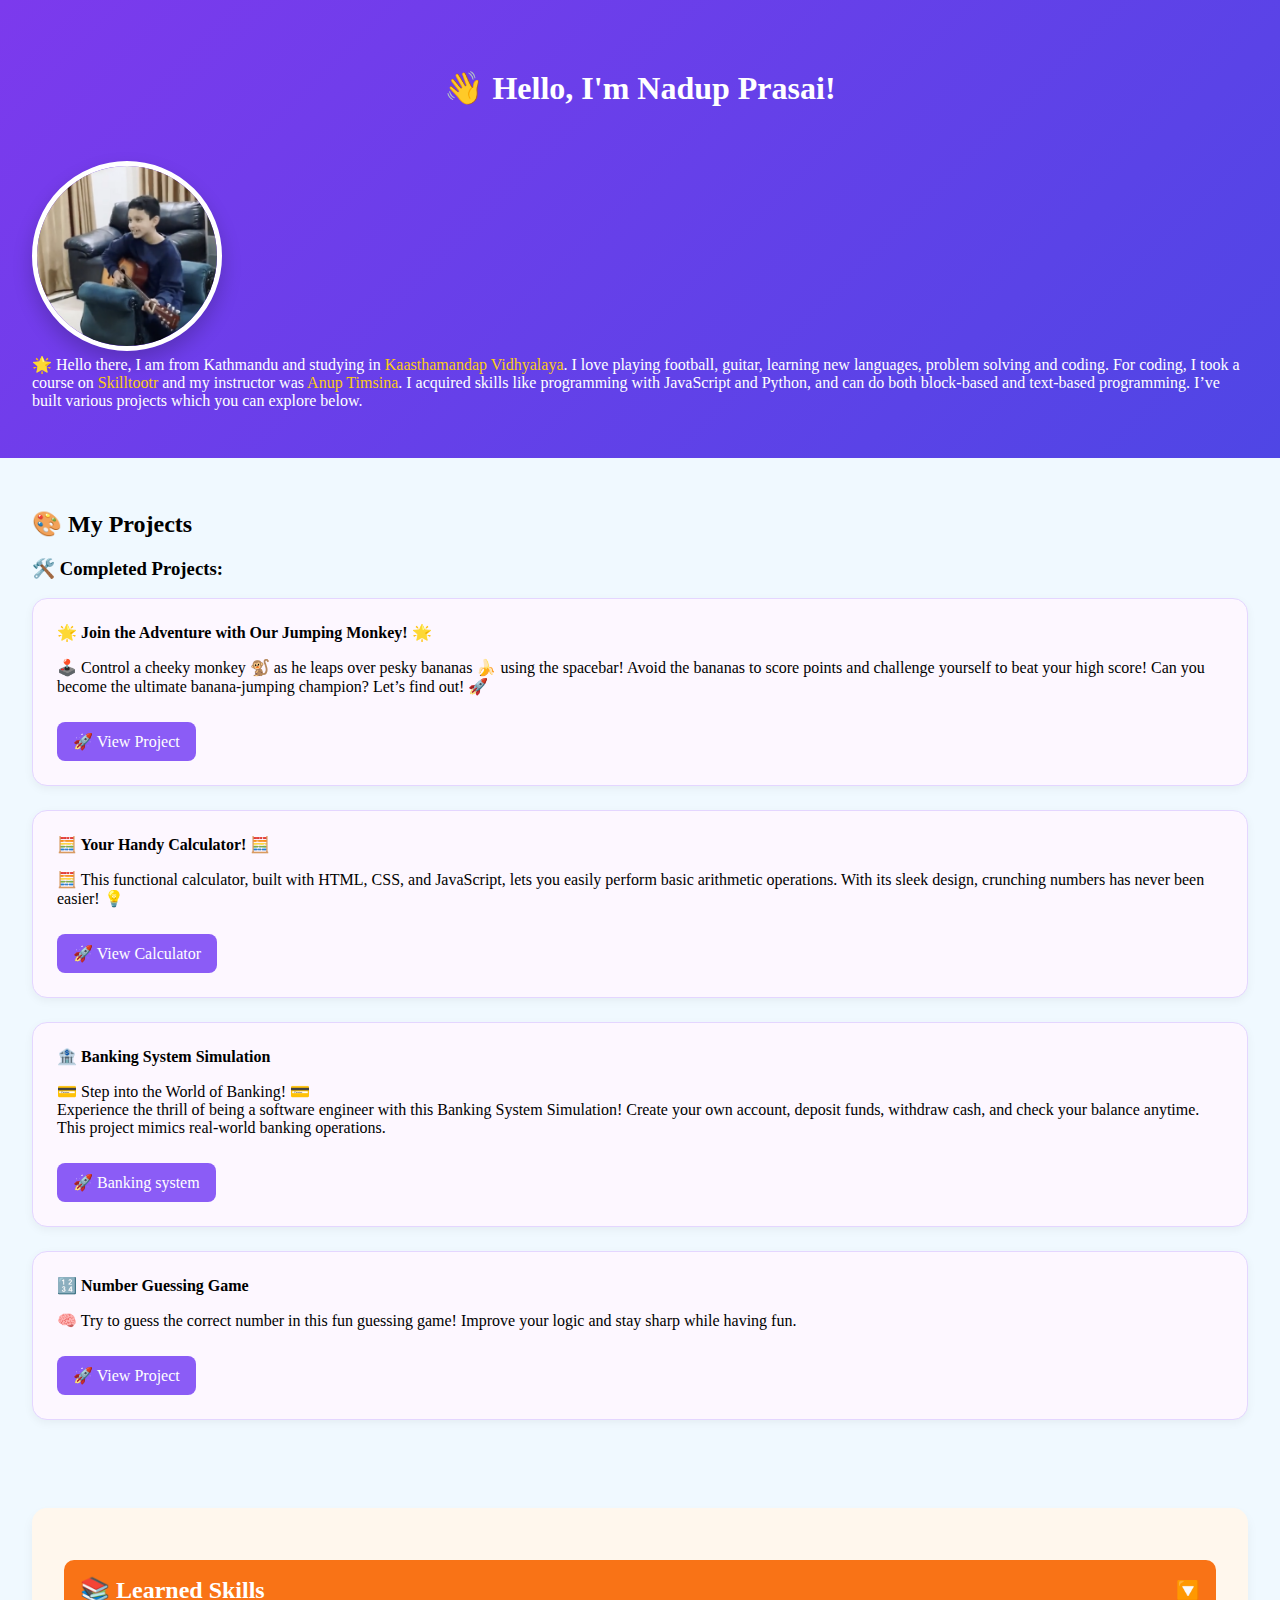
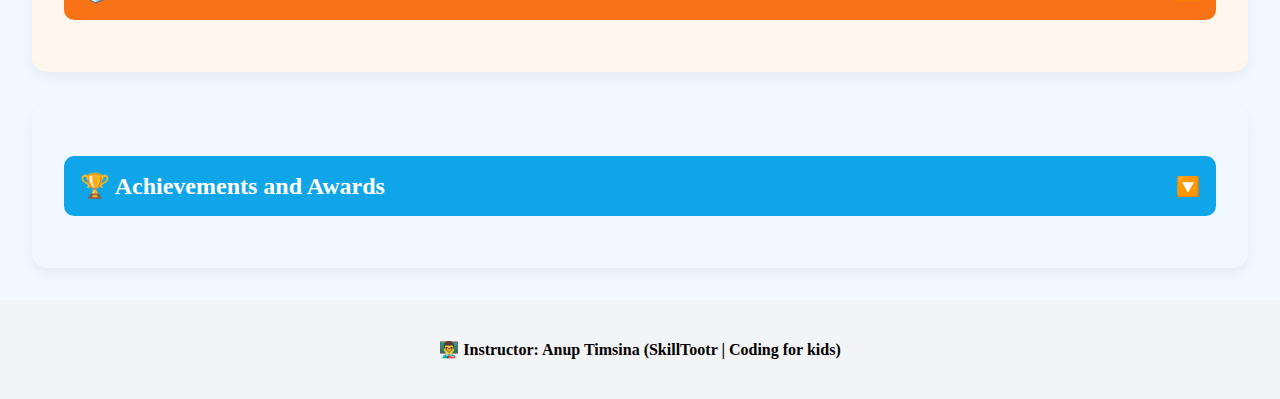
<file: index.html>
<!DOCTYPE html>
<html lang="en">
    <head>
        <meta charset="UTF-8">
        <meta name="viewport" content="width=device-width, initial-scale=1.0">
        <title>Nadup Prasai - Fun Portfolio</title>
        <link rel="stylesheet" href="styles.css">
    </head>
   <!-- ...rest of the head unchanged -->
   <body>
    <header>
        <h1>👋 Hello, I'm Nadup Prasai!</h1>
        <div class="profile-container">
            <img src="profile.jpg" alt="Nadup's Profile Picture" class="profile-pic">
            <div class="intro-text">
                🌟 Hello there, I am from Kathmandu and studying in 
                <a href="https://kaasthamandap.edu.np/" target="_blank">Kaasthamandap Vidhyalaya</a>. 
                I love playing football, guitar, learning new languages, problem solving and coding. 
                For coding, I took a course on 
                <a href="https://skilltootr.com/" target="_blank">Skilltootr</a> and my instructor was 
                <a href="https://timsinaanup.github.io/portfolio/" target="_blank">Anup Timsina</a>. 
                I acquired skills like programming with JavaScript and Python, and can do both block-based 
                and text-based programming. I’ve built various projects which you can explore below.
            </div>
        </div>
    </header>


    <section class="projects">
        <h2>🎨 My Projects</h2>
        <h3>🛠️ Completed Projects:</h3>

        <div class="project">
        <strong>🌟 Join the Adventure with Our Jumping Monkey! 🌟</strong>
        <p>🕹️ Control a cheeky monkey 🐒 as he leaps over pesky bananas 🍌 using the spacebar! Avoid the bananas to score points and challenge yourself to beat your high score! Can you become the ultimate banana-jumping champion? Let’s find out! 🚀</p>
        <a href="#" target="_blank" class="project-button">🚀 View Project</a>
        </div>

        <div class="project">
        <strong>🧮 Your Handy Calculator! 🧮</strong>
        <p>🧮 This functional calculator, built with HTML, CSS, and JavaScript, lets you easily perform basic arithmetic operations. With its sleek design, crunching numbers has never been easier! 💡</p>
        <a href="calculator.html" target="_blank" class="project-button">🚀 View Calculator</a>
        </div>

        <div class="project">
        <strong>🏦 Banking System Simulation</strong>
        <p>💳 Step into the World of Banking! 💳<br>
            Experience the thrill of being a software engineer with this Banking System Simulation! Create your own account, deposit funds, withdraw cash, and check your balance anytime. This project mimics real-world banking operations.
        </p>
        <a href="home.html" target="_blank" class="project-button">🚀 Banking system</a>
        </div>

        <div class="project">
        <strong>🔢 Number Guessing Game</strong>
        <p>🧠 Try to guess the correct number in this fun guessing game! Improve your logic and stay sharp while having fun.</p>
        <a href="#" target="_blank" class="project-button">🚀 View Project</a>
        </div>
    </section>

    <section class="skills-section">
        <h2 onclick="toggleSection('skills-content')">📚 Learned Skills <span class="icon-toggle">🔽</span></h2>
        <div id="skills-content" class="skills-content">
        <p><strong>Completed: Basic Coding:</strong><br><br>
            🌟 Scratch: <br>Developed interactive games and animations.<br>
            🌟 JavaScript: <br>Created dynamic web applications.<br>
            🌟 HTML & CSS: <br>Built user-friendly web pages with stylish designs.<br>
            🌟 Programming Concepts: <br>Gained a solid understanding of loops, conditions, variables, and operators.<br>
        </p>
        <p><strong>Completed: Advanced Coding:</strong><br>
            - 🗂️ Lists: Storing and managing collections of data.<br>
            - 📚 Dictionaries: Utilizing key-value pairs for efficient data retrieval.<br>
            - 🧮 Arrays: Handling fixed-size sequences of elements in Python.<br>
        </p>
        </div>
    </section>

    <section class="awards-section">
        <h2 onclick="toggleSection('awards-content')">🏆 Achievements and Awards <span class="icon-toggle">🔽</span></h2>
        <div id="awards-content" class="awards-content">
        <ul> 
            <li>🏅 Gold Medal on Football ⚽ Competition</li>
            <li>🏅 Participated in 50 meter race 🏃‍♂️ and got recognition</li>
            <li>🏅 Certified 3DI student 🧑‍💻</li>
        </ul>
        </div>
    </section>

    <footer>
        <p>👨‍🏫 Instructor: Anup Timsina (SkillTootr | Coding for kids)</p>
    </footer>

    <script>
        function toggleSection(id) {
        const content = document.getElementById(id);
        const icon = content.previousElementSibling.querySelector('.icon-toggle');
        if (content.style.maxHeight) {
            content.style.maxHeight = null;
            icon.textContent = '🔽';
        } else {
            content.style.maxHeight = content.scrollHeight + "px";
            icon.textContent = '🔼';
        }
        }
    </script>
</body>
</html>
</file>
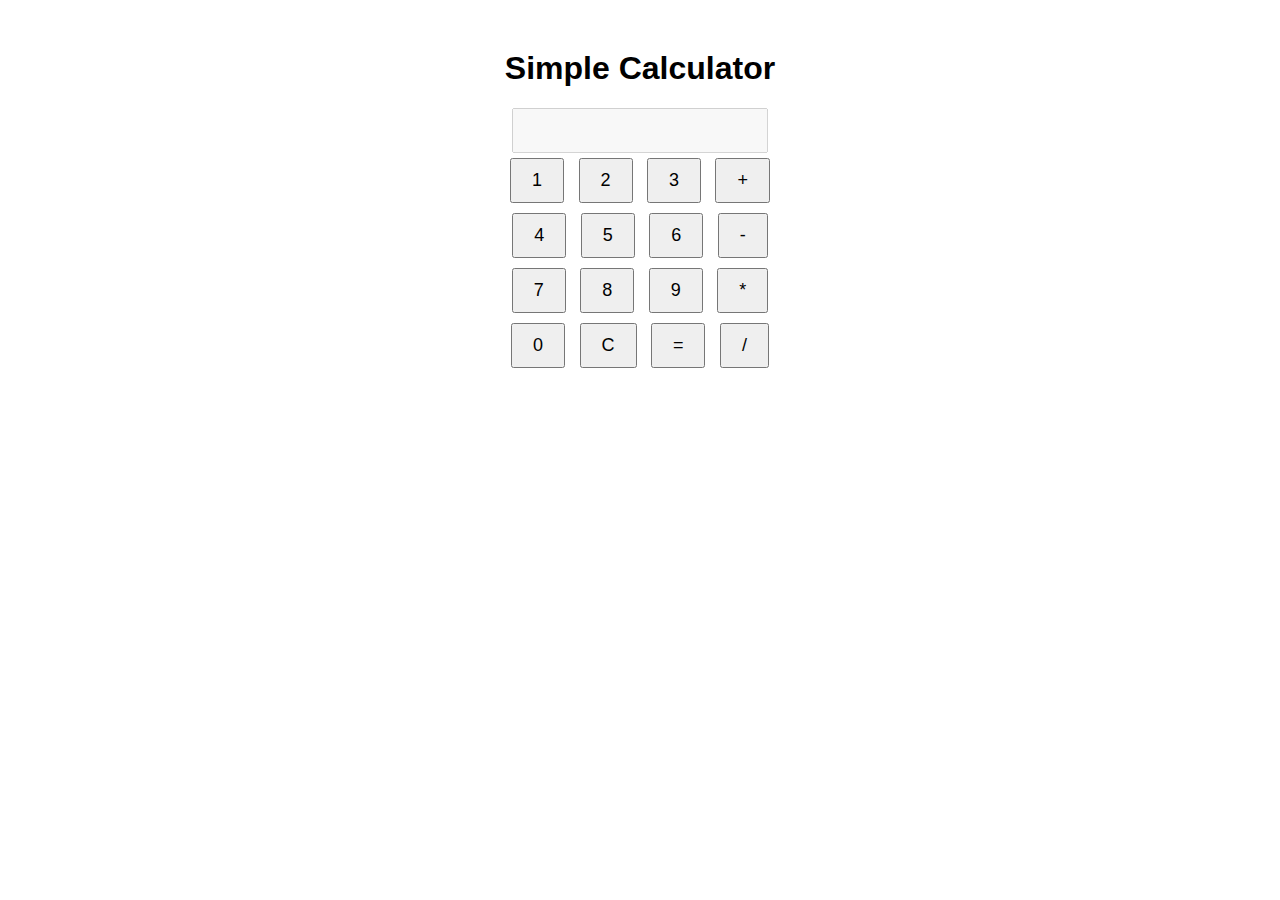
<file: calculator.html>
<!DOCTYPE html>
<html lang="en">
<head>
    <meta charset="UTF-8">
    <meta name="viewport" content="width=device-width, initial-scale=1.0">
    <title>Simple Calculator</title>
    <style>
        body {
            font-family: Arial, sans-serif;
            text-align: center;
            margin: 50px;
        }
        input {
            padding: 10px;
            font-size: 18px;
        }
        button {
            padding: 10px 20px;
            font-size: 18px;
            margin: 5px;
            cursor: pointer;
        }
    </style>
</head>
<body>

    <h1>Simple Calculator</h1>

    <input type="text" id="display" disabled>

    <br>

    <button onclick="appendValue('1')">1</button>
    <button onclick="appendValue('2')">2</button>
    <button onclick="appendValue('3')">3</button>
    <button onclick="appendValue('+')">+</button>

    <br>

    <button onclick="appendValue('4')">4</button>
    <button onclick="appendValue('5')">5</button>
    <button onclick="appendValue('6')">6</button>
    <button onclick="appendValue('-')">-</button>

    <br>

    <button onclick="appendValue('7')">7</button>
    <button onclick="appendValue('8')">8</button>
    <button onclick="appendValue('9')">9</button>
    <button onclick="appendValue('*')">*</button>

    <br>

    <button onclick="appendValue('0')">0</button>
    <button onclick="clearDisplay()">C</button>
    <button onclick="calculate()">=</button>
    <button onclick="appendValue('/')">/</button>

    <script>
        function appendValue(value) {
            document.getElementById('display').value += value;
        }

        function clearDisplay() {
            document.getElementById('display').value = '';
        }

        function calculate() {
            try {
                document.getElementById('display').value = eval(document.getElementById('display').value);
            } catch (error) {
                document.getElementById('display').value = 'Error';
            }
        }
    </script>

</body>
</html>
</file>
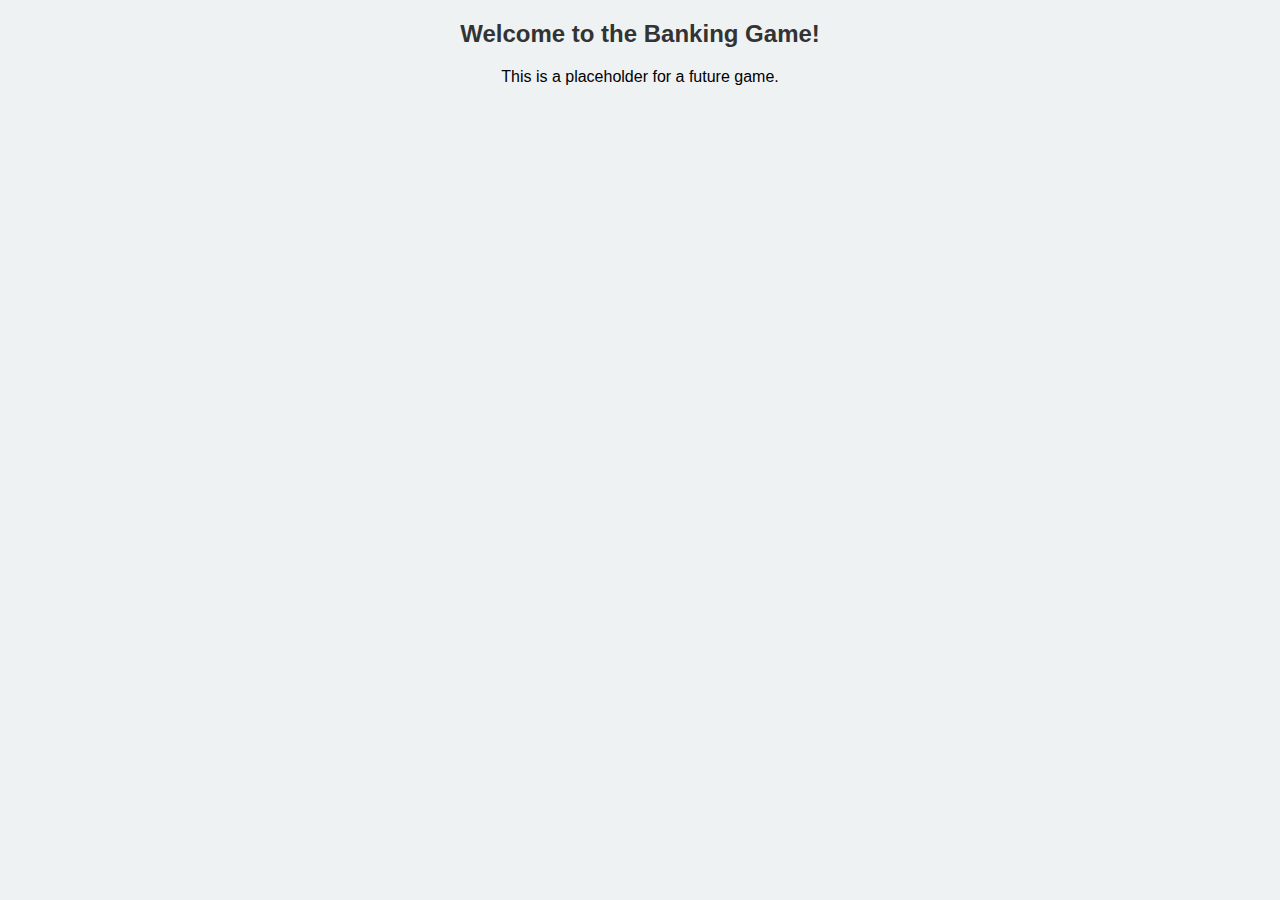
<file: game.html>
<!DOCTYPE html>
<html lang="en">
<head>
    <meta charset="UTF-8">
    <meta name="viewport" content="width=device-width, initial-scale=1.0">
    <title>Banking Game</title>
    <style>
        body {
            font-family: Arial, sans-serif;
            text-align: center;
            background-color: #eef2f3;
        }
        h2 {
            color: #333;
        }
    </style>
</head>
<body>
    <h2>Welcome to the Banking Game!</h2>
    <p>This is a placeholder for a future game.</p>
</body>
</html>
</file>
<file: styles.css>
/* Updated CSS with enhanced interactivity and layout */

body {
    font-family: 'Comic Neue', cursive;
    background: #f0f9ff;
    margin: 0;
    padding: 0;
}

header {
    background: linear-gradient(135deg, #7c3aed 0%, #4f46e5 100%);
    color: white;
    padding: 3rem 2rem;
    display: flex;
    align-items: center;
    justify-content: center;
    flex-wrap: wrap;
    gap: 2rem;
}

.profile-pic {
    width: 180px;
    height: 180px;
    border-radius: 50%;
    object-fit: cover;
    border: 5px solid white;
    box-shadow: 0 10px 20px rgba(0,0,0,0.2);
    animation: riseSun 2s ease-out forwards;
}

header p, header h1 {
    max-width: 500px;
}

@keyframes riseSun {
    0% {
        transform: translateY(100px) scale(0.8);
        opacity: 0;
    }
    100% {
        transform: translateY(0px) scale(1);
        opacity: 1;
    }
}

a {
    color: #facc15;
    text-decoration: none;
}

.projects {
    padding: 2rem;
}

.project {
    background: #fdf7ff;
    padding: 1.5rem;
    border-radius: 15px;
    margin-bottom: 1.5rem;
    transition: all 0.3s ease;
    box-shadow: 0 3px 10px rgba(0, 0, 0, 0.05);
    border: 1px solid #e4d6ff;
}

.project:hover {
    transform: scale(1.03);
    background-color: #f3e8ff;
    box-shadow: 0 6px 20px rgba(132, 59, 255, 0.25);
}

.project-button {
    display: inline-block;
    margin-top: 10px;
    padding: 10px 16px;
    background-color: #8b5cf6;
    color: white;
    border-radius: 8px;
    text-decoration: none;
    transition: background-color 0.3s ease;
}

.project-button:hover {
    background-color: #6d28d9;
}

/* ==== SKILLS SECTION ==== */
.skills-section {
    background: #fff7ed;
    padding: 2rem;
    margin: 2rem;
    border-radius: 15px;
    box-shadow: 0 6px 12px rgba(0, 0, 0, 0.05);
}

.skills-section h2 {
    background-color: #f97316;
    color: white;
    padding: 1rem;
    border-radius: 10px;
    cursor: pointer;
    display: flex;
    justify-content: space-between;
    align-items: center;
    user-select: none;
}

.skills-content {
    overflow: hidden;
    max-height: 0;
    transition: max-height 0.5s ease;
    padding: 0 1rem;
    margin-top: 1rem;
}

/* ==== AWARDS SECTION ==== */
.awards-section {
    background: #f0f9ff;
    padding: 2rem;
    margin: 2rem;
    border-radius: 15px;
    box-shadow: 0 6px 12px rgba(0, 0, 0, 0.05);
}

.awards-section h2 {
    background-color: #0ea5e9;
    color: white;
    padding: 1rem;
    border-radius: 10px;
    cursor: pointer;
    display: flex;
    justify-content: space-between;
    align-items: center;
    user-select: none;
}

.awards-content {
    overflow: hidden;
    max-height: 0;
    transition: max-height 0.5s ease;
    padding: 0 1rem;
    margin-top: 1rem;
}

.icon-toggle {
    font-size: 1.2rem;
    margin-left: 10px;
}

footer {
    background-color: #f3f4f6;
    padding: 1.5rem;
    text-align: center;
    font-weight: bold;
}
</file>
